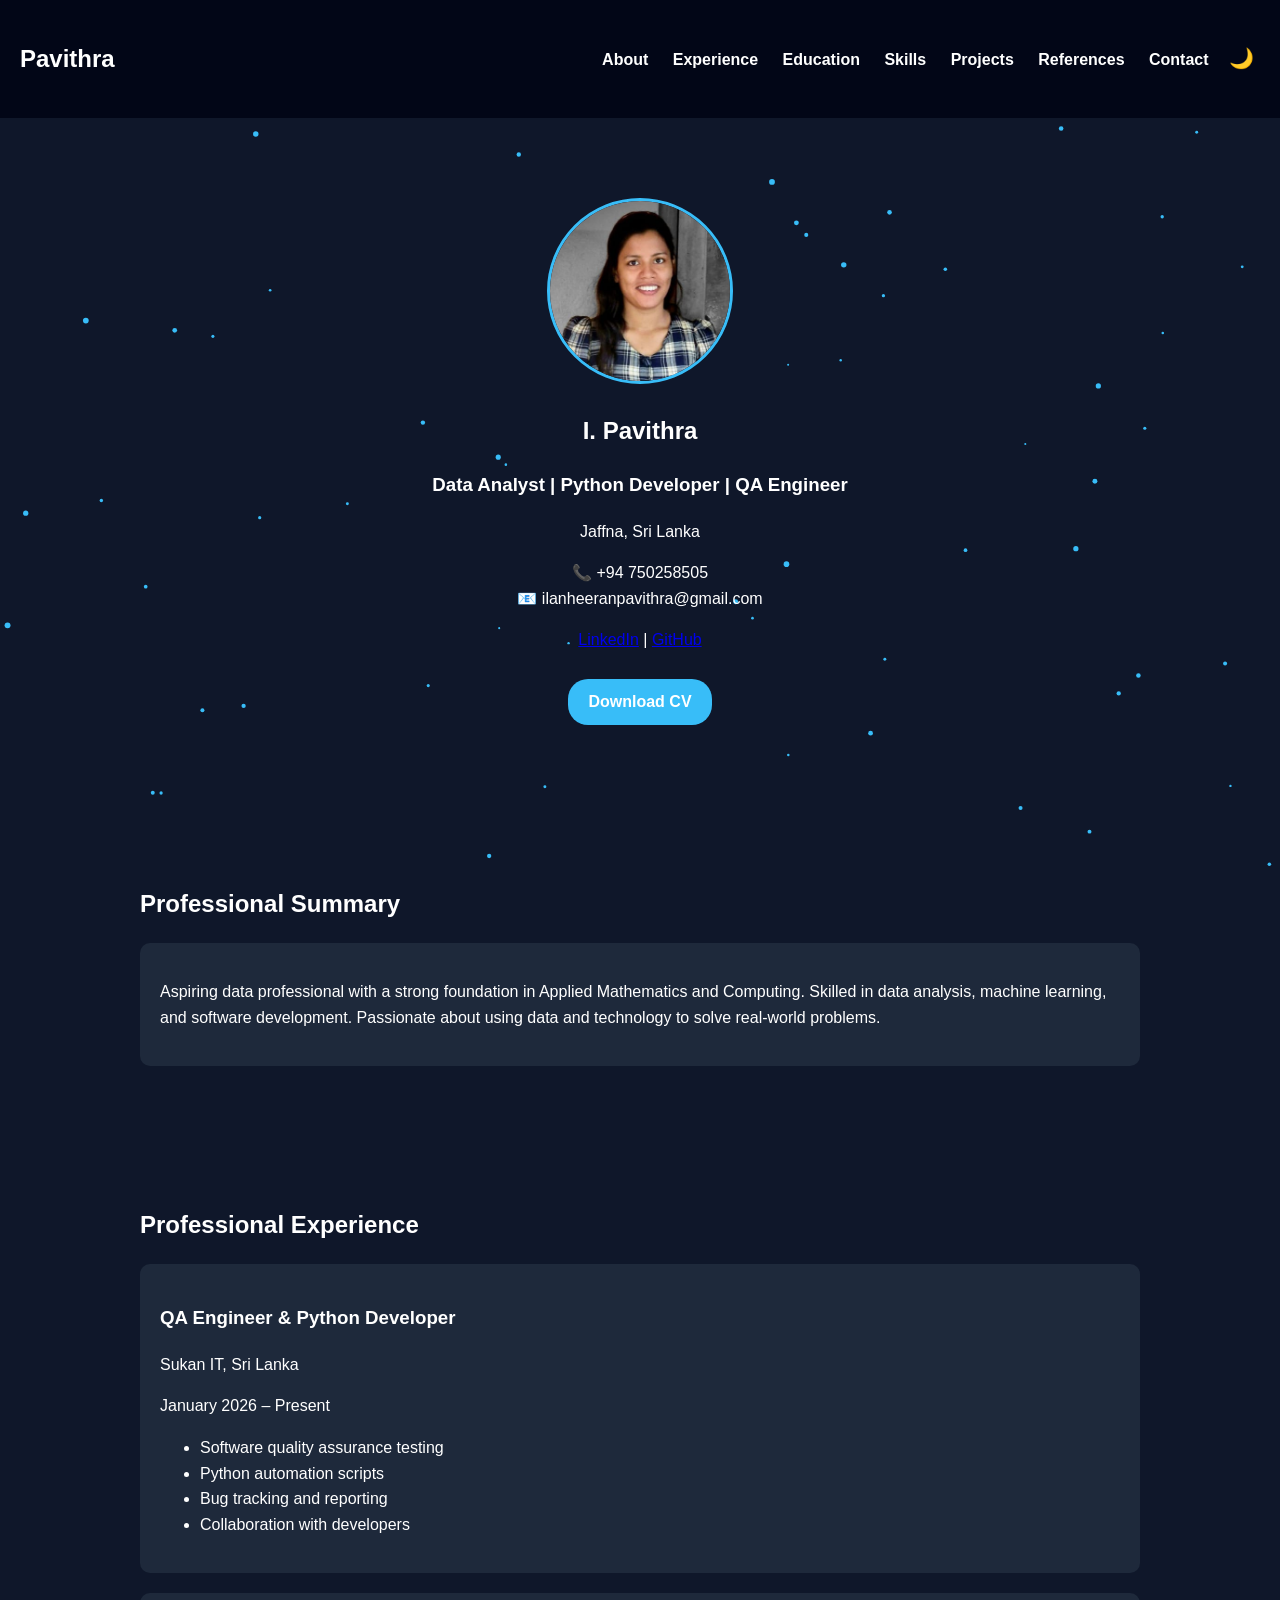
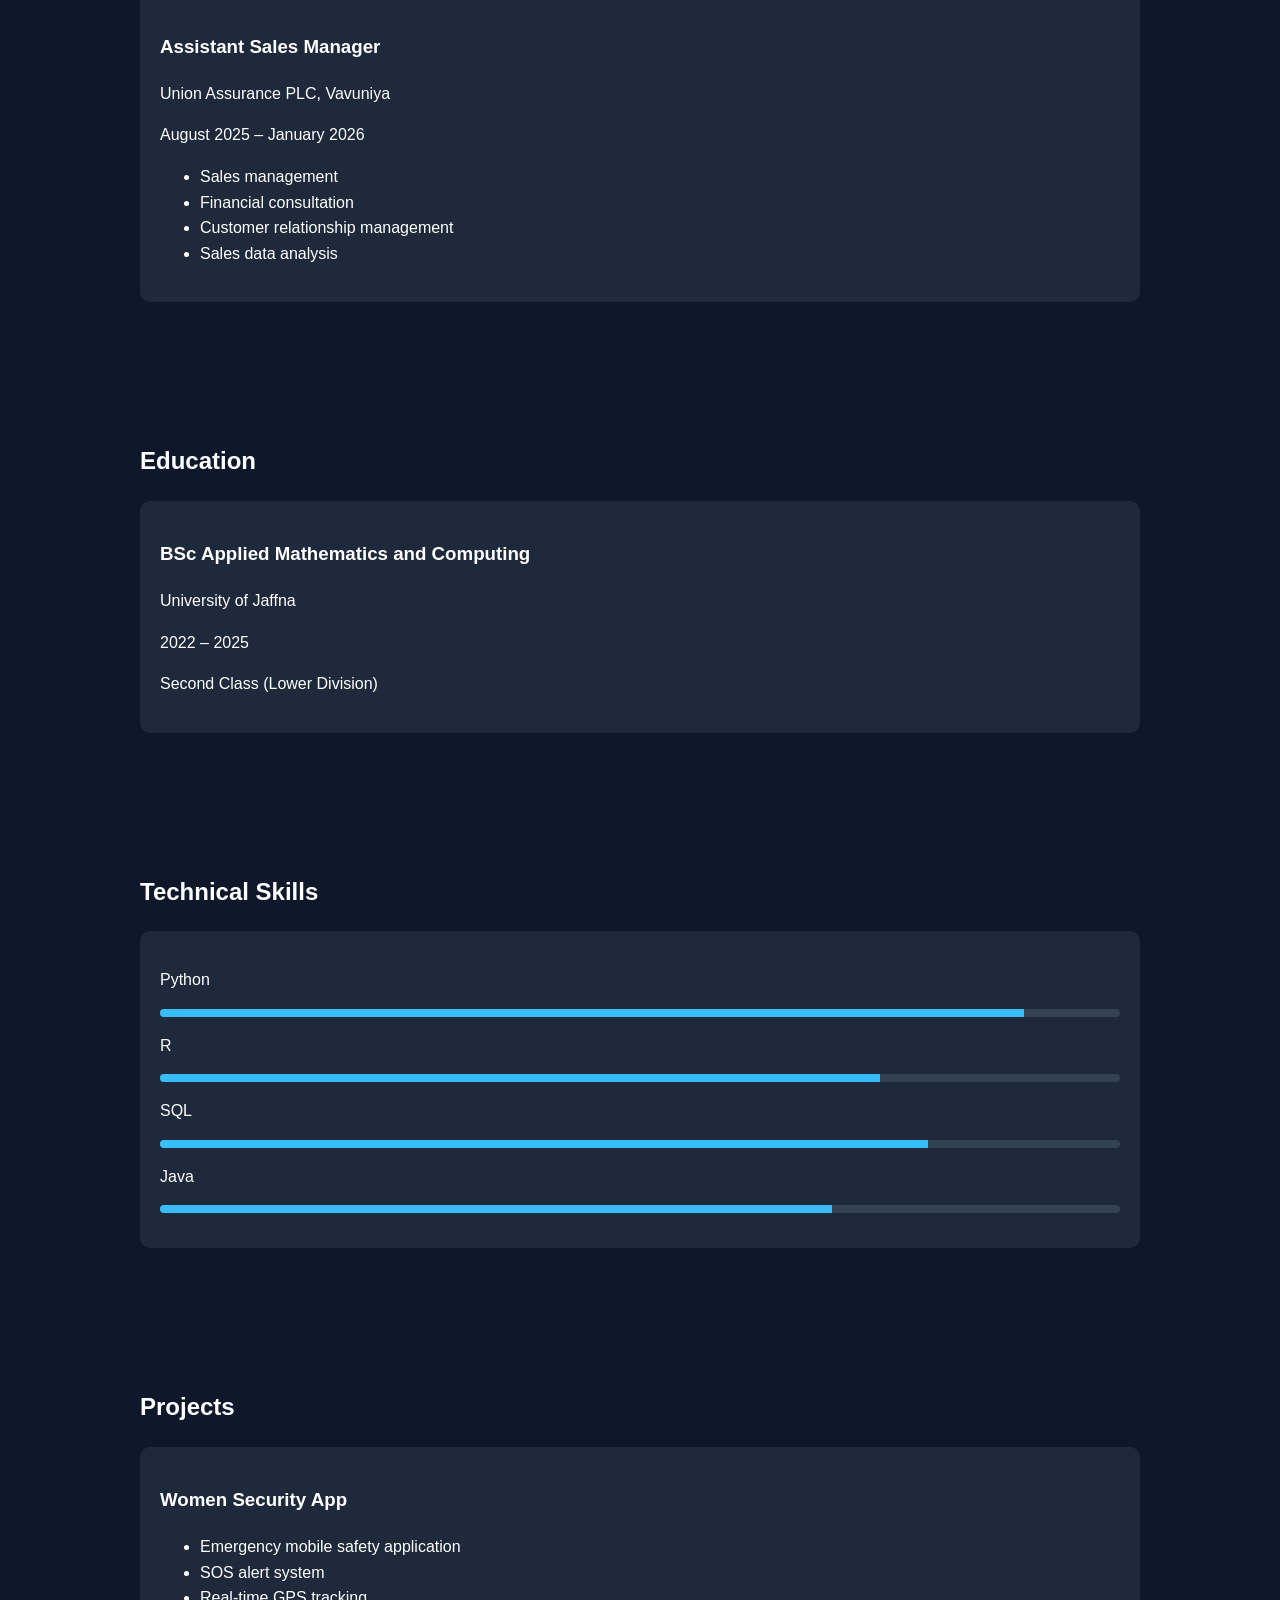
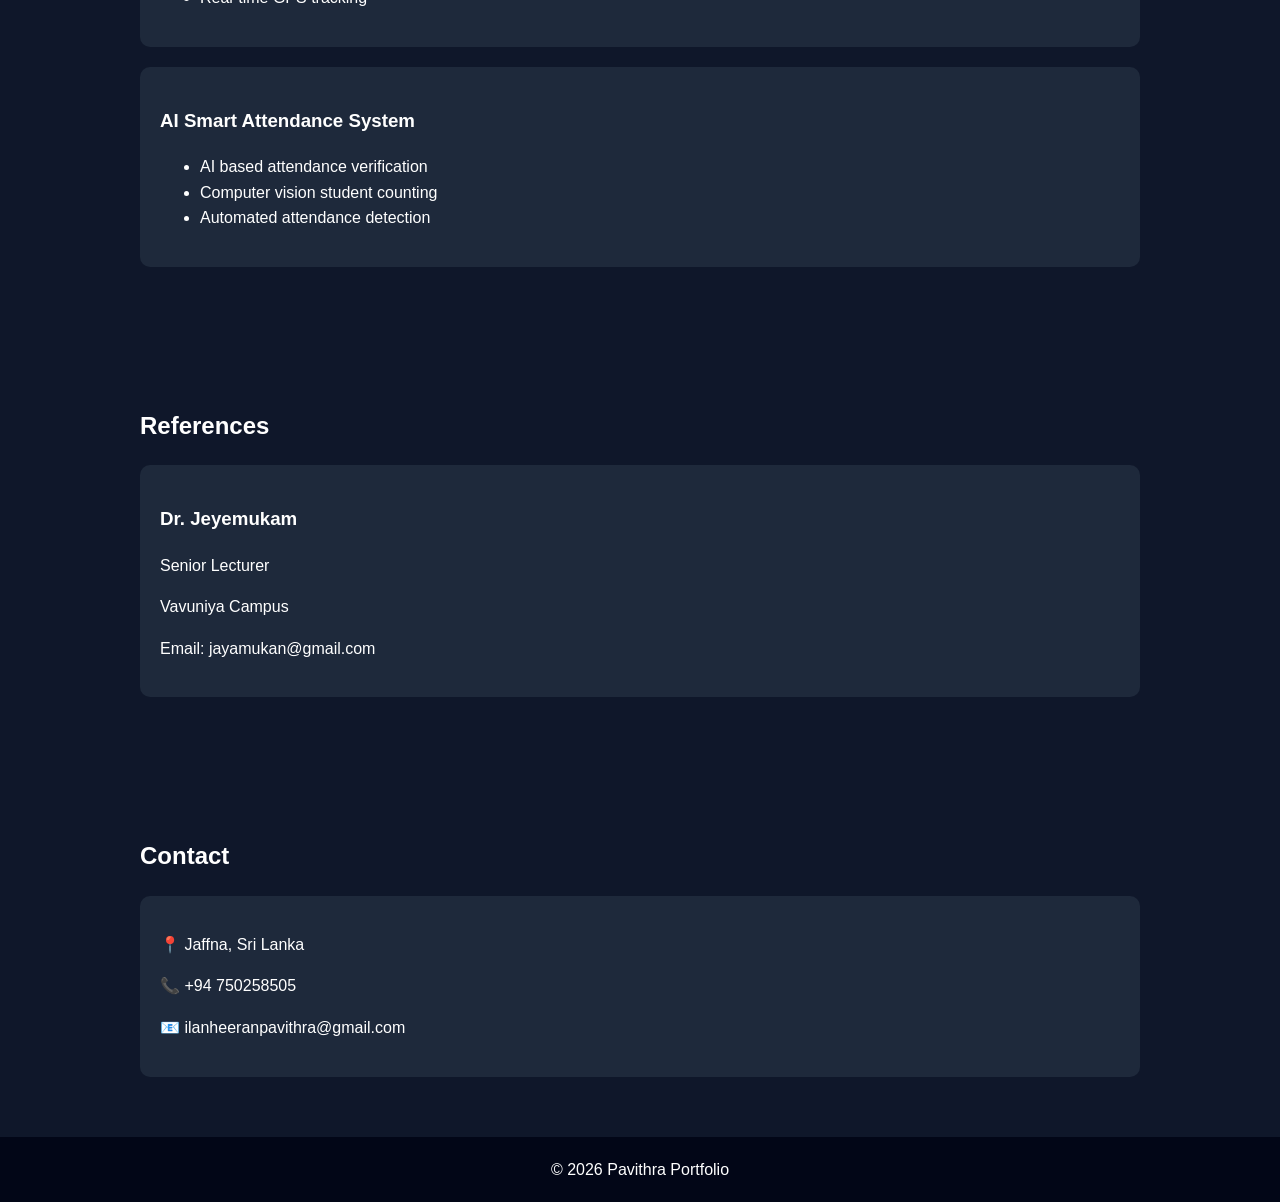
<file: index.html>
<!DOCTYPE html>
<html lang="en">
<head>
<meta charset="UTF-8">
<meta name="viewport" content="width=device-width, initial-scale=1.0">
<title>Pavithra | Portfolio</title>

<style>

:root{
--bg:#0f172a;
--text:white;
--nav-bg:#020617;
--card-bg:#1e293b;
--accent:#38bdf8;
}

.light-mode{
--bg:#f8fafc;
--text:#1e293b;
--nav-bg:#e2e8f0;
--card-bg:#f1f5f9;
--accent:#2563eb;
}

body{
margin:0;
font-family:Arial;
background:var(--bg);
color:var(--text);
line-height:1.6;
transition:0.3s;
}

/* particle background */
#particles{
position:fixed;
top:0;
left:0;
width:100%;
height:100%;
z-index:-1;
}

nav{
display:flex;
justify-content:space-between;
align-items:center;
padding:20px;
background:var(--nav-bg);
position:sticky;
top:0;
}

nav a{
color:var(--text);
margin:0 10px;
text-decoration:none;
font-weight:bold;
}

nav a:hover{
color:var(--accent);
}

#theme-toggle{
background:none;
border:none;
font-size:20px;
cursor:pointer;
color:var(--text);
}

.hero{
padding:80px 20px;
text-align:center;
}

.profile-pic{
width:180px;
height:180px;
border-radius:50%;
object-fit:cover;
border:3px solid var(--accent);
}

.section{
padding:60px 20px;
max-width:1000px;
margin:auto;
}

.card{
background:var(--card-bg);
padding:20px;
margin-top:20px;
border-radius:10px;
transition:0.4s;
}

/* project hover animation */
.card:hover{
transform:translateY(-10px);
box-shadow:0 10px 25px rgba(0,0,0,0.4);
}

.btn{
background:var(--accent);
color:white;
padding:10px 20px;
border-radius:20px;
text-decoration:none;
font-weight:bold;
display:inline-block;
margin-top:10px;
}

/* skill bars */

.bar{
width:100%;
height:8px;
background:#334155;
border-radius:10px;
margin-bottom:15px;
overflow:hidden;
}

.progress{
height:100%;
width:0;
background:var(--accent);
transition:2s;
}

footer{
text-align:center;
padding:20px;
background:var(--nav-bg);
}

</style>
</head>

<body>

<canvas id="particles"></canvas>

<nav>

<h2>Pavithra</h2>

<div>
<a href="#about">About</a>
<a href="#experience">Experience</a>
<a href="#education">Education</a>
<a href="#skills">Skills</a>
<a href="#projects">Projects</a>
<a href="#references">References</a>
<a href="#contact">Contact</a>

<button id="theme-toggle">🌙</button>

</div>

</nav>

<section class="hero">

<img src="images/profile.jpg" class="profile-pic">

<h1>I. Pavithra</h1>

<h3>Data Analyst | Python Developer | QA Engineer</h3>

<p>Jaffna, Sri Lanka</p>

<p>
📞 +94 750258505 <br>
📧 ilanheeranpavithra@gmail.com
</p>

<p>

<a href="https://www.linkedin.com/in/pavithra-ilanheeran-70736b3b7" target="_blank">LinkedIn</a> |
<a href="https://github.com/pavithrailanheeran2-glitch" target="_blank">GitHub</a>

</p>

<a href="cv/pavithra_cv.pdf" class="btn" download>Download CV</a>

</section>

<section id="about" class="section">

<h2>Professional Summary</h2>

<div class="card">

<p>

Aspiring data professional with a strong foundation in Applied Mathematics and Computing.  
Skilled in data analysis, machine learning, and software development.  
Passionate about using data and technology to solve real-world problems.

</p>

</div>

</section>

<section id="experience" class="section">

<h2>Professional Experience</h2>

<div class="card">

<h3>QA Engineer & Python Developer</h3>

<p>Sukan IT, Sri Lanka</p>

<p>January 2026 – Present</p>

<ul>

<li>Software quality assurance testing</li>
<li>Python automation scripts</li>
<li>Bug tracking and reporting</li>
<li>Collaboration with developers</li>

</ul>

</div>

<div class="card">

<h3>Assistant Sales Manager</h3>

<p>Union Assurance PLC, Vavuniya</p>

<p>August 2025 – January 2026</p>

<ul>

<li>Sales management</li>
<li>Financial consultation</li>
<li>Customer relationship management</li>
<li>Sales data analysis</li>

</ul>

</div>

</section>

<section id="education" class="section">

<h2>Education</h2>

<div class="card">

<h3>BSc Applied Mathematics and Computing</h3>

<p>University of Jaffna</p>

<p>2022 – 2025</p>

<p>Second Class (Lower Division)</p>

</div>

</section>

<section id="skills" class="section">

<h2>Technical Skills</h2>

<div class="card">

<p>Python</p>
<div class="bar"><div class="progress python"></div></div>

<p>R</p>
<div class="bar"><div class="progress r"></div></div>

<p>SQL</p>
<div class="bar"><div class="progress sql"></div></div>

<p>Java</p>
<div class="bar"><div class="progress java"></div></div>

</div>

</section>

<section id="projects" class="section">

<h2>Projects</h2>

<div class="card">

<h3>Women Security App</h3>

<ul>
<li>Emergency mobile safety application</li>
<li>SOS alert system</li>
<li>Real-time GPS tracking</li>
</ul>

</div>

<div class="card">

<h3>AI Smart Attendance System</h3>

<ul>
<li>AI based attendance verification</li>
<li>Computer vision student counting</li>
<li>Automated attendance detection</li>
</ul>

</div>

</section>

<section id="references" class="section">

<h2>References</h2>

<div class="card">

<h3>Dr. Jeyemukam</h3>

<p>Senior Lecturer</p>

<p>Vavuniya Campus</p>

<p>Email: jayamukan@gmail.com</p>

</div>

</section>

<section id="contact" class="section">

<h2>Contact</h2>

<div class="card">

<p>📍 Jaffna, Sri Lanka</p>

<p>📞 +94 750258505</p>

<p>📧 ilanheeranpavithra@gmail.com</p>

</div>

</section>

<footer>

© 2026 Pavithra Portfolio

</footer>

<script>

/* dark light mode */

document.getElementById("theme-toggle").addEventListener("click",()=>{

document.body.classList.toggle("light-mode")

const btn=document.getElementById("theme-toggle")

if(document.body.classList.contains("light-mode")){
btn.textContent="☀️"
}else{
btn.textContent="🌙"
}

})

/* particle animation */

const canvas=document.getElementById("particles")
const ctx=canvas.getContext("2d")

canvas.width=window.innerWidth
canvas.height=window.innerHeight

let particles=[]

for(let i=0;i<70;i++){
particles.push({
x:Math.random()*canvas.width,
y:Math.random()*canvas.height,
r:Math.random()*2+1,
dx:(Math.random()-0.5)*0.5,
dy:(Math.random()-0.5)*0.5
})
}

function animate(){

ctx.clearRect(0,0,canvas.width,canvas.height)

particles.forEach(p=>{

p.x+=p.dx
p.y+=p.dy

if(p.x<0||p.x>canvas.width)p.dx*=-1
if(p.y<0||p.y>canvas.height)p.dy*=-1

ctx.beginPath()
ctx.arc(p.x,p.y,p.r,0,Math.PI*2)
ctx.fillStyle="#38bdf8"
ctx.fill()

})

requestAnimationFrame(animate)

}

animate()

/* skill animation */

const skillSection=document.querySelector("#skills")

const observer=new IntersectionObserver(entries=>{
entries.forEach(entry=>{
if(entry.isIntersecting){

document.querySelector(".python").style.width="90%"
document.querySelector(".r").style.width="75%"
document.querySelector(".sql").style.width="80%"
document.querySelector(".java").style.width="70%"

}
})
})

observer.observe(skillSection)

</script>

</body>
</html>
</file>
